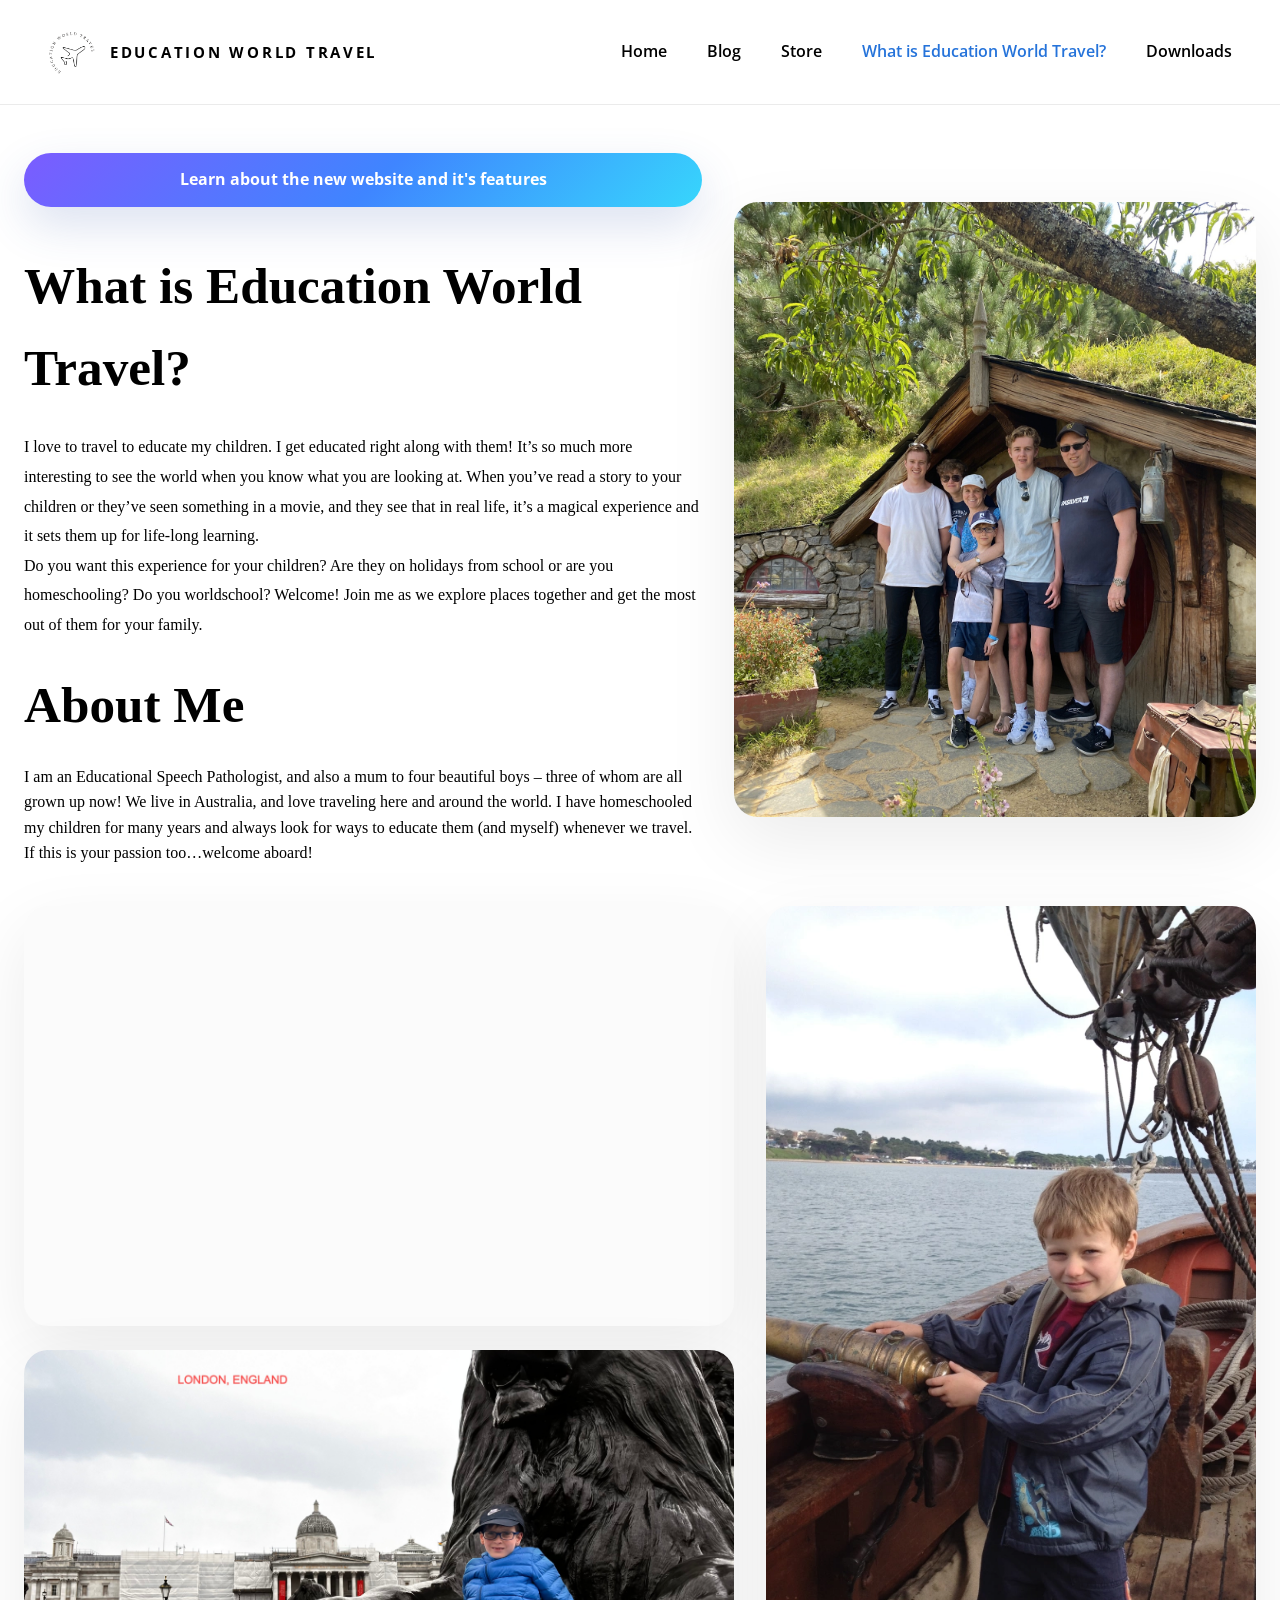
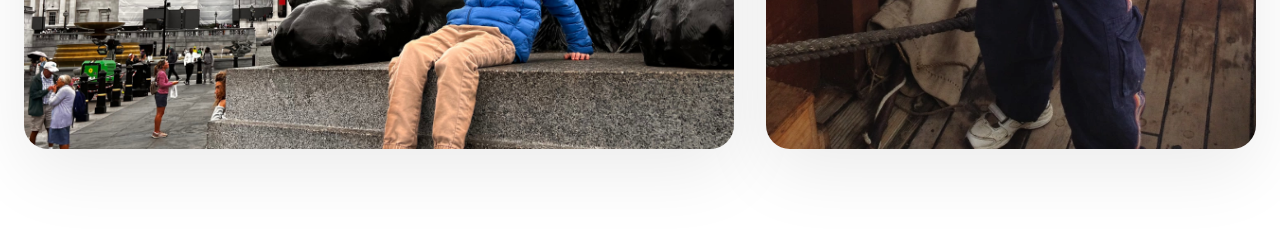
<file: pages/about.html>
<!DOCTYPE html>
<html lang="en">
  <head>
    <meta charset="UTF-8">
    <meta name="viewport" content="width=device-width, initial-scale=1.0">
    <title>What is Education World Travel?</title>
    <link rel="icon" type="image/png" href="../assets/images/favicon.png">
    <link rel="preconnect" href="https://fonts.googleapis.com">
    <link rel="preconnect" href="https://fonts.gstatic.com" crossorigin>
    <link href="https://fonts.googleapis.com/css2?family=Open+Sans:wght@400;500;600;700&display=swap" rel="stylesheet">
    <link rel="stylesheet" href="../css/main.css">
  </head>
  <body>
    <header class="site-header">
      <div class="header-inner">
        <a class="brand" href="../index.html">
          <img class="brand-logo" src="../assets/images/favicon.png" alt="Education World Travel logo">
          <span class="brand-text">Education World Travel</span>
        </a>
        <button class="nav-toggle" aria-label="Toggle navigation" aria-expanded="false">
          <span></span>
        </button>
        <nav class="site-nav" aria-label="Primary navigation">
          <a class="nav-link" href="../index.html">Home</a>
          <a class="nav-link" href="blog.html">Blog</a>
          <a class="nav-link" href="store.html">Store</a>
          <a class="nav-link active" href="about.html">What is Education World Travel?</a>
          <a class="nav-link" href="downloads.html">Downloads</a>
        </nav>
      </div>
    </header>
    <main class="page-about">
      <section class="page-intro">
        <div class="page-copy">
          <a class="page-action-button" href="whats-new.html">Learn about the new website and it's features</a>
          <h1 class="page-intro-title">What is Education World Travel?</h1>
          <div class="page-copy-text">
            <p>I love to travel to educate my children. I get educated right along with them! It’s so much more interesting to see the world when you know what you are looking at. When you’ve read a story to your children or they’ve seen something in a movie, and they see that in real life, it’s a magical experience and it sets them up for life-long learning.</p>
            <p>Do you want this experience for your children? Are they on holidays from school or are you homeschooling? Do you worldschool? Welcome! Join me as we explore places together and get the most out of them for your family.</p>
          </div>
          <div class="page-about-copy">
            <h2>About Me</h2>
            <p>I am an Educational Speech Pathologist, and also a mum to four beautiful boys – three of whom are all grown up now! We live in Australia, and love traveling here and around the world. I have homeschooled my children for many years and always look for ways to educate them (and myself) whenever we travel. If this is your passion too…welcome aboard!</p>
          </div>
        </div>
        <div class="page-image page-image--hero">
          <img src="../assets/about/1.png" alt="Greenery and hobbit house">
        </div>
      </section>
      <section class="page-grid">
        <div class="page-stack">
          <div class="page-media page-media--video">
            <video autoplay muted loop playsinline>
              <source src="../assets/about/slideshow.mp4" type="video/mp4">
            </video>
          </div>
          <div class="page-media page-media--image">
            <img src="../assets/about/3.jpg" alt="Family travel scene">
          </div>
        </div>
        <div class="page-image page-image--tall">
          <img src="../assets/about/2.webp" alt="Boat on the sea">
        </div>
      </section>
    </main>
    <script src="../js/main.js"></script>
  </body>
</html>
</file>
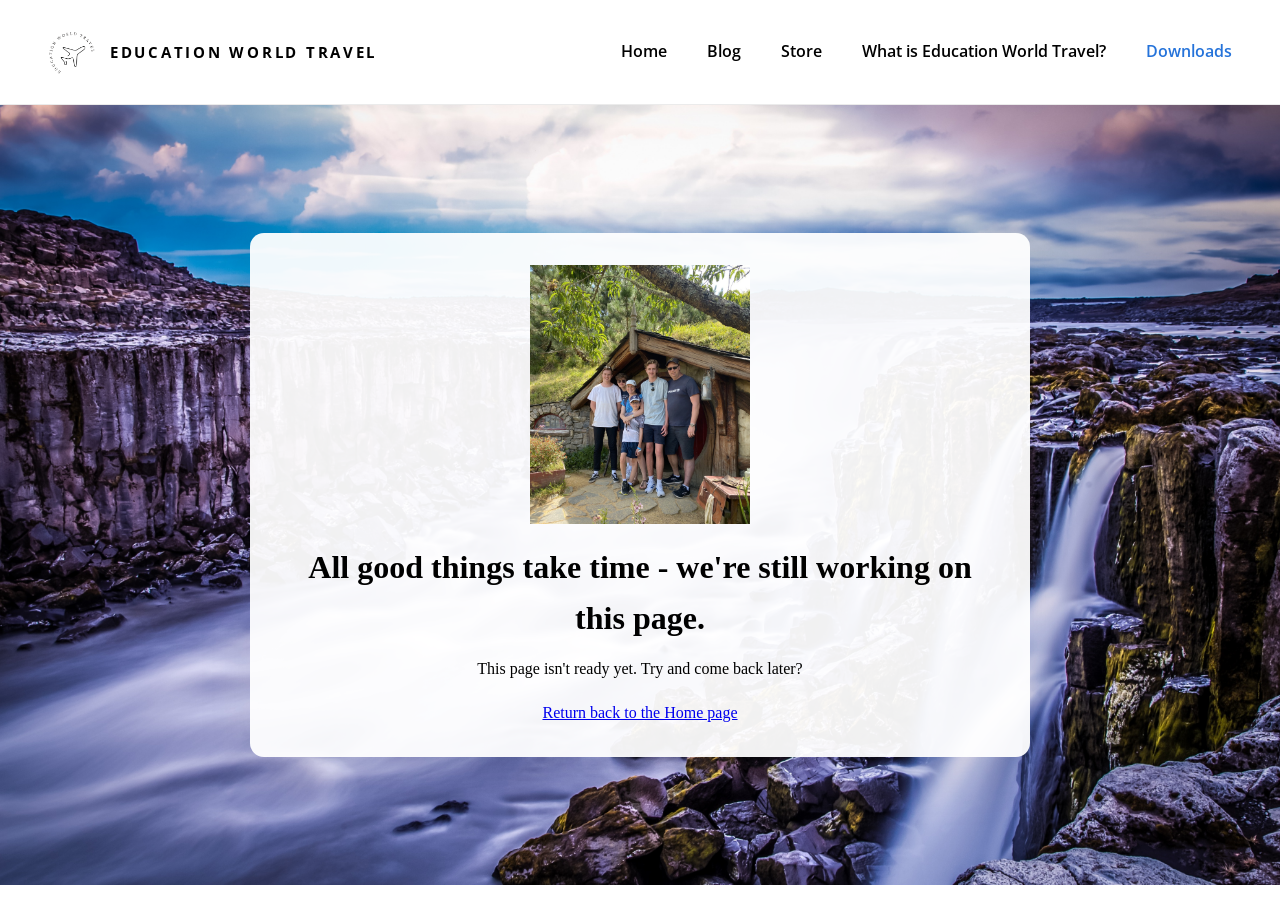
<file: pages/downloads.html>
<!DOCTYPE html>
<html lang="en">
  <head>
    <meta charset="UTF-8">
    <meta name="viewport" content="width=device-width, initial-scale=1.0">
    <title>Downloads — Education World Travel</title>
    <link rel="icon" type="image/png" href="../assets/images/favicon.png">
    <link rel="preconnect" href="https://fonts.googleapis.com">
    <link rel="preconnect" href="https://fonts.gstatic.com" crossorigin>
    <link href="https://fonts.googleapis.com/css2?family=Open+Sans:wght@400;500;600;700&display=swap" rel="stylesheet">
    <link rel="stylesheet" href="../css/main.css">
    <style>
      .placeholder {
        min-height: calc(100vh - 120px);
        display: grid;
        align-items: center;
        justify-items: center;
        text-align: center;
        padding: 48px 24px;
        background-image: url('../assets/404/bg.jpg');
        background-size: cover;
        background-position: center;
      }

      .placeholder-card {
        background: rgba(255,255,255,0.94);
        padding: 32px;
        border-radius: 14px;
        max-width: 780px;
        box-shadow: 0 20px 60px rgba(0,0,0,0.08);
      }

      .placeholder-card img { max-width: 220px; margin: 0 auto 18px; display:block }

      .placeholder-card h1 { font-family: "Times New Roman", Times, serif; margin-bottom: 12px }

      .placeholder-card p { margin-bottom: 18px }

      .placeholder-card .return-btn { display:inline-block }
    </style>
  </head>
  <body>
    <header class="site-header">
      <div class="header-inner">
        <a class="brand" href="../index.html">
          <img class="brand-logo" src="../assets/images/favicon.png" alt="Education World Travel logo">
          <span class="brand-text">Education World Travel</span>
        </a>
        <button class="nav-toggle" aria-label="Toggle navigation" aria-expanded="false"><span></span></button>
        <nav class="site-nav" aria-label="Primary navigation">
          <a class="nav-link" href="../index.html">Home</a>
          <a class="nav-link" href="blog.html">Blog</a>
          <a class="nav-link" href="store.html">Store</a>
          <a class="nav-link active" href="downloads.html">What is Education World Travel?</a>
          <a class="nav-link" href="downloads.html">Downloads</a>
        </nav>
      </div>
    </header>

    <main class="placeholder">
      <div class="placeholder-card">
        <img src="../assets/404/img.png" alt="Placeholder image">
        <h1>All good things take time - we're still working on this page.</h1>
        <p>This page isn't ready yet. Try and come back later?</p>
        <a class="filter-button return-btn" href="../index.html">Return back to the Home page</a>
      </div>
    </main>

    <script src="../js/main.js"></script>
  </body>
</html>
</file>
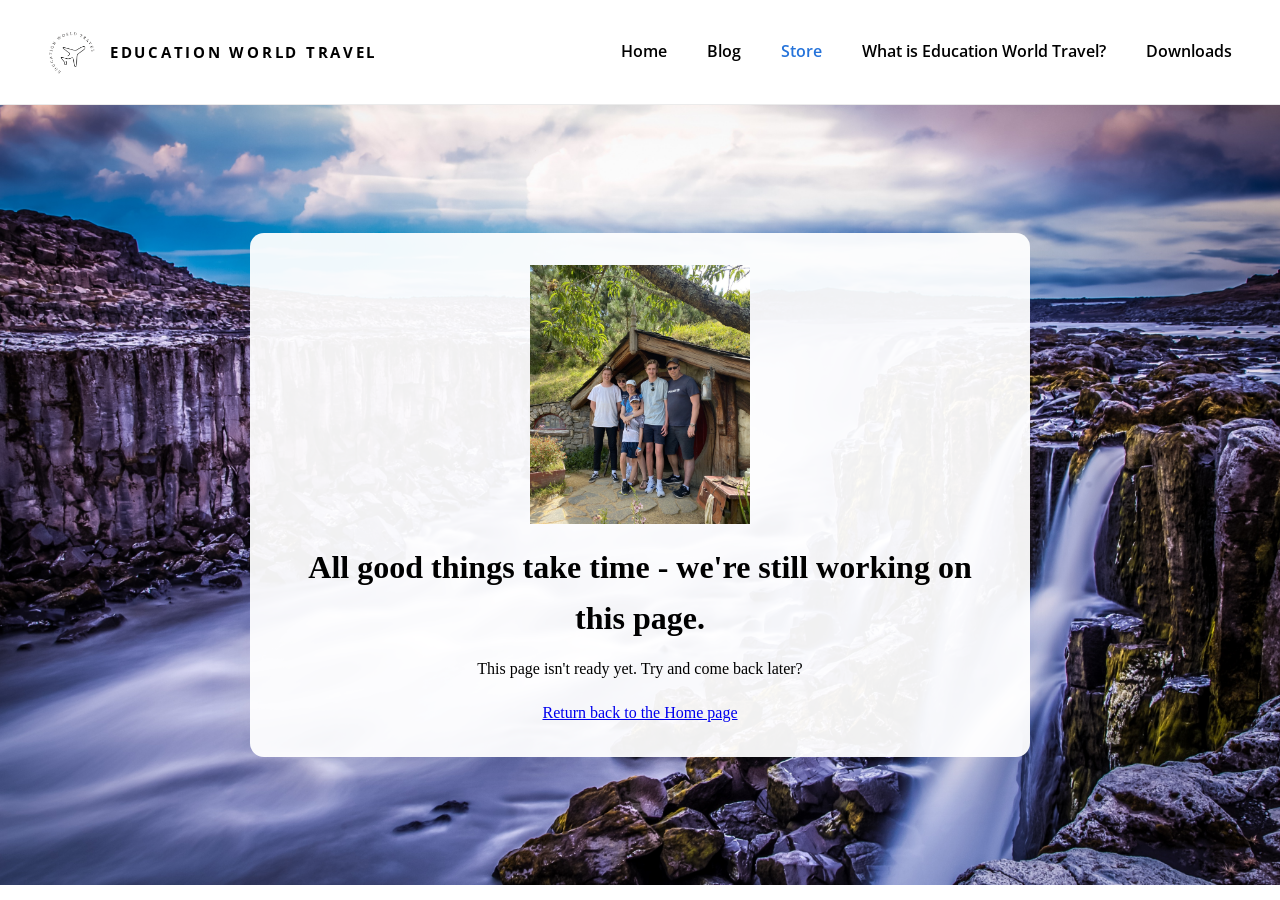
<file: pages/store.html>
<!DOCTYPE html>
<html lang="en">
  <head>
    <meta charset="UTF-8">
    <meta name="viewport" content="width=device-width, initial-scale=1.0">
    <title>Store — Education World Travel</title>
    <link rel="icon" type="image/png" href="../assets/images/favicon.png">
    <link rel="preconnect" href="https://fonts.googleapis.com">
    <link rel="preconnect" href="https://fonts.gstatic.com" crossorigin>
    <link href="https://fonts.googleapis.com/css2?family=Open+Sans:wght@400;500;600;700&display=swap" rel="stylesheet">
    <link rel="stylesheet" href="../css/main.css">
    <style>
      .placeholder {
        min-height: calc(100vh - 120px);
        display: grid;
        align-items: center;
        justify-items: center;
        text-align: center;
        padding: 48px 24px;
        background-image: url('../assets/404/bg.jpg');
        background-size: cover;
        background-position: center;
      }

      .placeholder-card {
        background: rgba(255,255,255,0.94);
        padding: 32px;
        border-radius: 14px;
        max-width: 780px;
        box-shadow: 0 20px 60px rgba(0,0,0,0.08);
      }

      .placeholder-card img { max-width: 220px; margin: 0 auto 18px; display:block }

      .placeholder-card h1 { font-family: "Times New Roman", Times, serif; margin-bottom: 12px }

      .placeholder-card p { margin-bottom: 18px }

      .placeholder-card .return-btn { display:inline-block }
    </style>
  </head>
  <body>
    <header class="site-header">
      <div class="header-inner">
        <a class="brand" href="../index.html">
          <img class="brand-logo" src="../assets/images/favicon.png" alt="Education World Travel logo">
          <span class="brand-text">Education World Travel</span>
        </a>
        <button class="nav-toggle" aria-label="Toggle navigation" aria-expanded="false"><span></span></button>
        <nav class="site-nav" aria-label="Primary navigation">
          <a class="nav-link" href="../index.html">Home</a>
          <a class="nav-link" href="blog.html">Blog</a>
          <a class="nav-link active" href="store.html">Store</a>
          <a class="nav-link" href="about.html">What is Education World Travel?</a>
          <a class="nav-link" href="downloads.html">Downloads</a>
        </nav>
      </div>
    </header>

    <main class="placeholder">
      <div class="placeholder-card">
        <img src="../assets/404/img.png" alt="Placeholder image">
        <h1>All good things take time - we're still working on this page.</h1>
        <p>This page isn't ready yet. Try and come back later?</p>
        <a class="filter-button return-btn" href="../index.html">Return back to the Home page</a>
      </div>
    </main>

    <script src="../js/main.js"></script>
  </body>
</html>
</file>
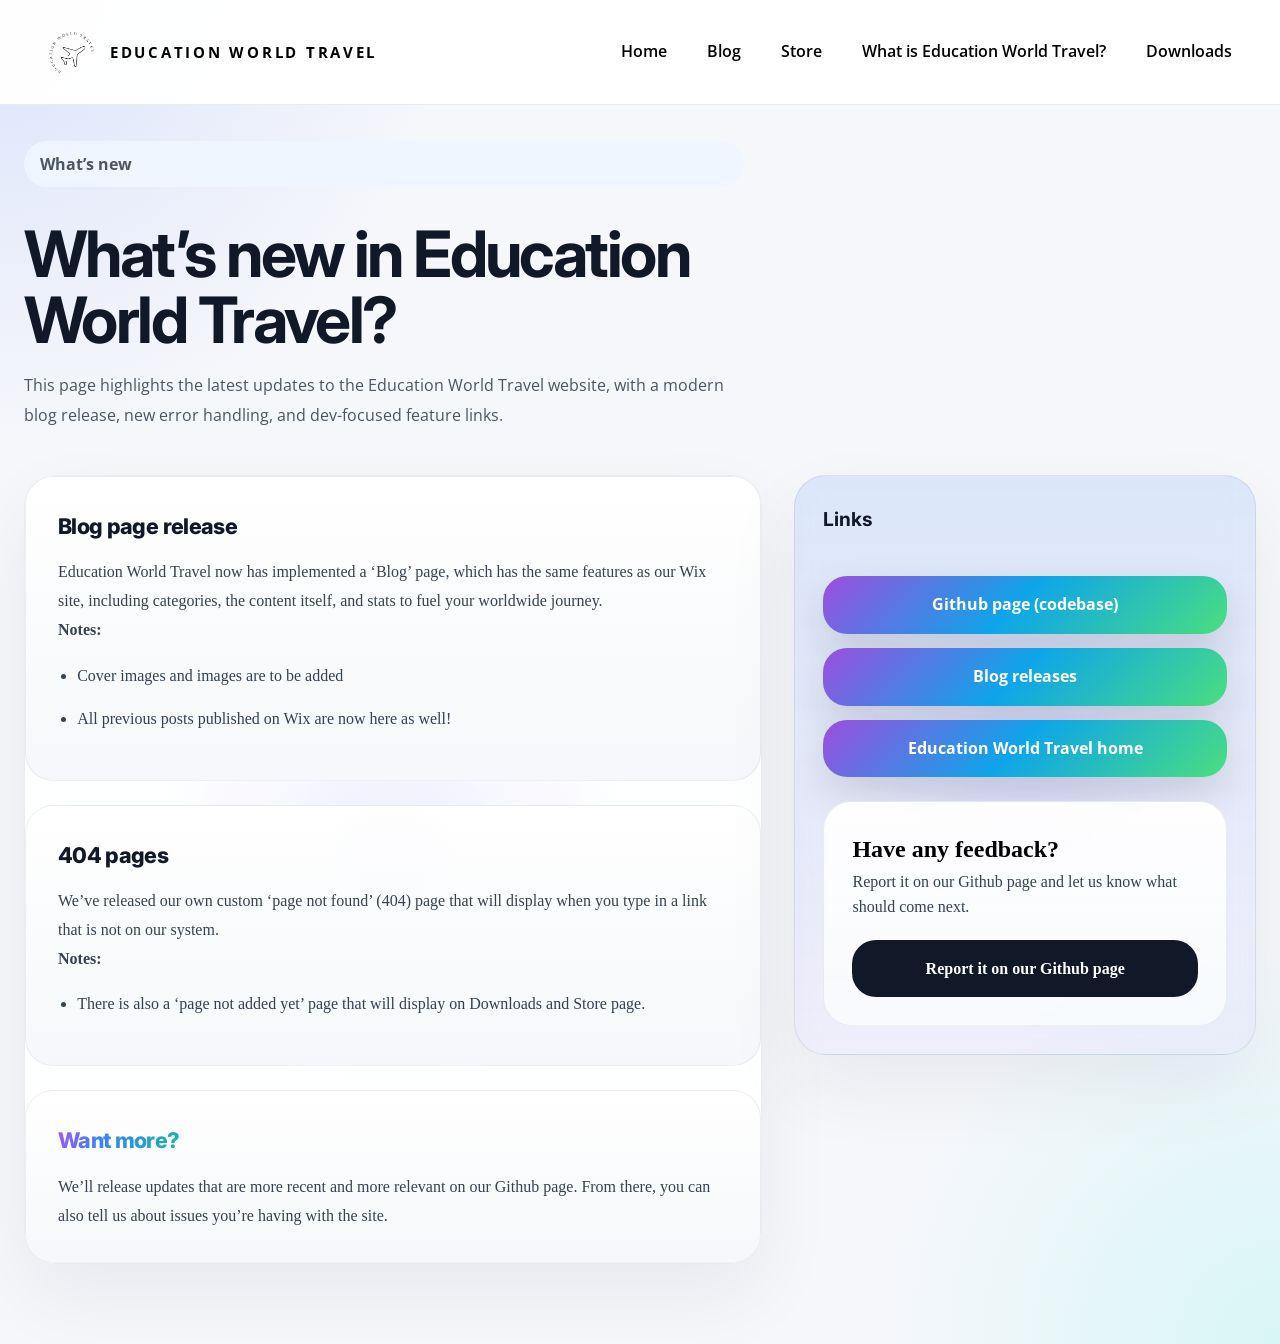
<file: pages/whats-new.html>
<!DOCTYPE html>
<html lang="en">
  <head>
    <meta charset="UTF-8">
    <meta name="viewport" content="width=device-width, initial-scale=1.0">
    <title>What’s new — Education World Travel</title>
    <link rel="icon" type="image/png" href="../assets/images/favicon.png">
    <link rel="preconnect" href="https://fonts.googleapis.com">
    <link rel="preconnect" href="https://fonts.gstatic.com" crossorigin>
    <link href="https://fonts.googleapis.com/css2?family=Inter:wght@400;500;600;700;800&family=Open+Sans:wght@400;500;600;700&display=swap" rel="stylesheet">
    <link rel="stylesheet" href="../css/main.css">
    <style>
      body {
        background: radial-gradient(circle at top left, rgba(101, 141, 255, 0.18), transparent 24%),
                    radial-gradient(circle at bottom right, rgba(78, 239, 220, 0.18), transparent 22%),
                    #f6f7fb;
      }

      .whats-new-page {
        max-width: 1400px;
        margin: 0 auto;
        padding: 36px 24px 80px;
      }

      .whats-new-hero {
        display: grid;
        gap: 18px;
        margin-bottom: 44px;
      }

      .whats-new-hero h1 {
        font-family: 'Inter', sans-serif;
        font-size: clamp(3.2rem, 5vw, 4.8rem);
        line-height: 1.02;
        letter-spacing: -0.04em;
        color: #111827;
        max-width: 820px;
        animation: fadeInUp 0.9s ease both;
      }

      .whats-new-hero p {
        max-width: 720px;
        font-family: 'Open Sans', sans-serif;
        font-size: 1rem;
        line-height: 1.9;
        color: #4b5563;
        animation: fadeInUp 1s ease both;
        animation-delay: 0.08s;
      }

      .whats-new-grid {
        display: grid;
        gap: 32px;
        grid-template-columns: minmax(0, 1.6fr) minmax(320px, 1fr);
        align-items: start;
      }

      .feature-card,
      .side-panel {
        background: rgba(255,255,255,0.9);
        border: 1px solid rgba(15, 23, 42, 0.08);
        border-radius: 32px;
        box-shadow: 0 32px 80px rgba(15, 23, 42, 0.06);
        position: relative;
        overflow: hidden;
        backdrop-filter: blur(16px);
      }

      .feature-card::before,
      .side-panel::before {
        content: '';
        position: absolute;
        inset: -30px;
        background: radial-gradient(circle, rgba(99, 102, 241, 0.12), transparent 42%);
        opacity: 0.85;
        transform: translateY(-20px);
        pointer-events: none;
      }

      .feature-card > *,
      .side-panel > * {
        position: relative;
        z-index: 1;
      }

      .feature-stack {
        display: grid;
        gap: 24px;
      }

      .feature-block {
        padding: 32px;
        border-radius: 28px;
        background: linear-gradient(180deg, rgba(255,255,255,0.95), rgba(245,247,250,0.95));
        border: 1px solid rgba(148, 163, 184, 0.16);
        transition: transform 280ms ease, box-shadow 280ms ease, border-color 280ms ease;
        animation: float 6s ease-in-out infinite alternate;
      }

      .feature-block:nth-child(2) { animation-delay: 0.15s; }
      .feature-block:nth-child(3) { animation-delay: 0.28s; }

      .feature-block:hover {
        transform: translateY(-6px);
        box-shadow: 0 28px 80px rgba(15, 23, 42, 0.16);
        border-color: rgba(59, 130, 246, 0.25);
      }

      .feature-title {
        font-family: 'Inter', sans-serif;
        font-size: 1.35rem;
        font-weight: 800;
        margin-bottom: 14px;
        color: #111827;
        letter-spacing: -0.03em;
      }

      .feature-copy,
      .feature-copy p {
        color: #374151;
        line-height: 1.82;
      }

      .feature-copy ul {
        margin: 16px 0 0;
        padding-left: 1.2rem;
        color: #334155;
      }

      .feature-copy li {
        margin-bottom: 0.9rem;
      }

      .feature-tag {
        display: inline-flex;
        align-items: center;
        padding: 8px 16px;
        border-radius: 999px;
        background: #eff6ff;
        color: #1d4ed8;
        font-family: 'Inter', sans-serif;
        font-weight: 700;
        font-size: 0.9rem;
        margin-bottom: 16px;
      }

      .side-panel {
        display: grid;
        gap: 24px;
        padding: 28px;
        background: linear-gradient(180deg, rgba(59, 130, 246, 0.14), rgba(139, 92, 246, 0.06));
      }

      .panel-heading {
        display: flex;
        align-items: center;
        justify-content: space-between;
        gap: 16px;
        margin-bottom: 18px;
      }

      .panel-heading h2 {
        font-family: 'Inter', sans-serif;
        font-size: 1.2rem;
        margin: 0;
        color: #111827;
      }

      .link-block {
        display: grid;
        gap: 14px;
      }

      .link-button {
        display: inline-flex;
        align-items: center;
        justify-content: center;
        width: 100%;
        padding: 16px 18px;
        border-radius: 24px;
        background: linear-gradient(135deg, #9d4edd, #0ea5e9 48%, #4ade80);
        color: white;
        text-decoration: none;
        font-weight: 700;
        font-family: 'Open Sans', sans-serif;
        box-shadow: 0 18px 40px rgba(15, 23, 42, 0.14);
        transition: transform 220ms ease, box-shadow 220ms ease;
      }

      .link-button:hover,
      .link-button:focus-visible {
        transform: translateY(-2px);
        box-shadow: 0 22px 48px rgba(15, 23, 42, 0.18);
      }

      .feedback-card {
        padding: 28px;
        border-radius: 28px;
        background: linear-gradient(180deg, rgba(255,255,255,0.95), rgba(248,250,252,0.9));
        border: 1px solid rgba(148, 163, 184, 0.18);
      }

      .feedback-card p {
        margin-bottom: 20px;
        color: #334155;
      }

      .feedback-card a {
        display: inline-flex;
        align-items: center;
        justify-content: center;
        width: 100%;
        padding: 16px;
        border-radius: 24px;
        background: #111827;
        color: #fff;
        text-decoration: none;
        font-weight: 700;
      }

      .glow-highlight {
        color: #27272a;
        background: linear-gradient(120deg, #a855f7, #3b82f6 35%, #14b8a6);
        -webkit-background-clip: text;
        -webkit-text-fill-color: transparent;
      }

      @media (max-width: 980px) {
        .whats-new-grid {
          grid-template-columns: 1fr;
        }
      }

      @media (max-width: 640px) {
        .whats-new-page {
          padding: 28px 18px 48px;
        }

        .feature-block {
          padding: 24px;
        }

        .side-panel {
          padding: 22px;
        }
      }

      @keyframes fadeInUp {
        from { opacity: 0; transform: translateY(16px); }
        to { opacity: 1; transform: translateY(0); }
      }

      @keyframes float {
        from { transform: translateY(0px); }
        to { transform: translateY(-8px); }
      }
    </style>
  </head>
  <body>
    <header class="site-header">
      <div class="header-inner">
        <a class="brand" href="../index.html">
          <img class="brand-logo" src="../assets/images/favicon.png" alt="Education World Travel logo">
          <span class="brand-text">Education World Travel</span>
        </a>
        <button class="nav-toggle" aria-label="Toggle navigation" aria-expanded="false"><span></span></button>
        <nav class="site-nav" aria-label="Primary navigation">
          <a class="nav-link" href="../index.html">Home</a>
          <a class="nav-link" href="blog.html">Blog</a>
          <a class="nav-link" href="store.html">Store</a>
          <a class="nav-link" href="about.html">What is Education World Travel?</a>
          <a class="nav-link" href="downloads.html">Downloads</a>
        </nav>
      </div>
    </header>
    <main class="whats-new-page">
      <section class="whats-new-hero">
        <p class="feature-tag">What’s new</p>
        <h1>What’s new in Education World Travel?</h1>
        <p>This page highlights the latest updates to the Education World Travel website, with a modern blog release, new error handling, and dev-focused feature links.</p>
      </section>

      <div class="whats-new-grid">
        <div class="feature-card">
          <div class="feature-stack">
            <div class="feature-block">
              <div class="feature-title">Blog page release</div>
              <div class="feature-copy">
                <p>Education World Travel now has implemented a ‘Blog’ page, which has the same features as our Wix site, including categories, the content itself, and stats to fuel your worldwide journey.</p>
                <p><strong>Notes:</strong></p>
                <ul>
                  <li>Cover images and images are to be added</li>
                  <li>All previous posts published on Wix are now here as well!</li>
                </ul>
              </div>
            </div>

            <div class="feature-block">
              <div class="feature-title">404 pages</div>
              <div class="feature-copy">
                <p>We’ve released our own custom ‘page not found’ (404) page that will display when you type in a link that is not on our system.</p>
                <p><strong>Notes:</strong></p>
                <ul>
                  <li>There is also a ‘page not added yet’ page that will display on Downloads and Store page.</li>
                </ul>
              </div>
            </div>

            <div class="feature-block">
              <div class="feature-title"><span class="glow-highlight">Want more?</span></div>
              <div class="feature-copy">
                <p>We’ll release updates that are more recent and more relevant on our Github page. From there, you can also tell us about issues you’re having with the site.</p>
              </div>
            </div>
          </div>
        </div>

        <aside class="side-panel">
          <div class="panel-heading">
            <h2>Links</h2>
          </div>
          <div class="link-block">
            <a class="link-button" href="https://github.com/andomatthew1234/Education-world-travel" target="_blank" rel="noreferrer">Github page (codebase)</a>
            <a class="link-button" href="blog.html">Blog releases</a>
            <a class="link-button" href="../index.html">Education World Travel home</a>
          </div>

          <div class="feedback-card">
            <h2>Have any feedback?</h2>
            <p>Report it on our Github page and let us know what should come next.</p>
            <a href="https://github.com/andomatthew1234/Education-world-travel/issues" target="_blank" rel="noreferrer">Report it on our Github page</a>
          </div>
        </aside>
      </div>
    </main>
    <script src="../js/main.js"></script>
  </body>
</html>
</file>
<file: css/main.css>
:root {
  --bg: #ffffff;
  --text: #000000;
  --accent: #2573DA;
  --header-bg: rgba(255, 255, 255, 0.96);
  --surface: #ffffff;
  --surface-soft: #fbfbfb;
  --card-border: rgba(0, 0, 0, 0.08);
  --shadow: rgba(0, 0, 0, 0.08);
  --header-padding-vertical: 28px;
  --header-padding-horizontal: 48px;
  --max-width: 1280px;
}

* {
  box-sizing: border-box;
  margin: 0;
  padding: 0;
}

.sr-only {
  position: absolute;
  width: 1px;
  height: 1px;
  padding: 0;
  margin: -1px;
  overflow: hidden;
  clip: rect(0, 0, 0, 0);
  white-space: nowrap;
  border: 0;
}

html {
  scroll-behavior: smooth;
}

body {
  font-family: "Times New Roman", Times, serif;
  background: var(--bg);
  color: var(--text);
  line-height: 1.6;
}

body > * {
  position: relative;
}

.site-header {
  background: var(--header-bg);
  border-bottom: 1px solid var(--card-border);
  position: sticky;
  top: 0;
  z-index: 20;
}

.header-inner {
  max-width: var(--max-width);
  margin: 0 auto;
  padding: var(--header-padding-vertical) var(--header-padding-horizontal);
  display: flex;
  align-items: center;
  justify-content: space-between;
  gap: 40px;
}

.brand {
  display: inline-flex;
  align-items: center;
  gap: 14px;
  text-decoration: none;
  color: inherit;
}

.brand-logo {
  width: 48px;
  height: 48px;
  border-radius: 14px;
  object-fit: cover;
}

.brand-text {
  font-family: 'Open Sans', sans-serif;
  font-size: 0.95rem;
  font-weight: 700;
  letter-spacing: 0.18em;
  text-transform: uppercase;
}

.site-nav {
  display: flex;
  flex-wrap: wrap;
  align-items: center;
  gap: 40px;
}

.nav-toggle {
  display: none;
  appearance: none;
  border: none;
  background: rgba(255,255,255,0.14);
  color: inherit;
  width: 48px;
  height: 48px;
  padding: 0;
  cursor: pointer;
  align-items: center;
  justify-content: center;
  border-radius: 14px;
  transition: transform 180ms ease, background-color 180ms ease, box-shadow 180ms ease;
}

.nav-toggle:hover {
  transform: translateY(-1px);
  background: rgba(255,255,255,0.26);
}

.nav-toggle span,
.nav-toggle span::before,
.nav-toggle span::after {
  display: block;
  content: '';
  width: 22px;
  height: 2px;
  background: currentColor;
  border-radius: 999px;
}

.nav-toggle span {
  position: relative;
}

.nav-toggle span::before {
  position: absolute;
  top: -7px;
}

.nav-toggle span::after {
  position: absolute;
  top: 7px;
}

.nav-toggle[aria-expanded="true"] span {
  background: transparent;
}

.nav-toggle[aria-expanded="true"] span::before {
  transform: rotate(45deg) translate(2px, 2px);
}

.nav-toggle[aria-expanded="true"] span::after {
  transform: rotate(-45deg) translate(2px, -2px);
}

.nav-link {
  color: var(--text);
  text-decoration: none;
  font-family: 'Open Sans', sans-serif;
  font-size: 1rem;
  font-weight: 600;
  transition: color 180ms ease;
}

.nav-link:hover,
.nav-link:focus {
  color: var(--accent);
}

.nav-link.active {
  color: var(--accent);
}

.hero {
  position: relative;
  min-height: 88vh;
  overflow: hidden;
  display: flex;
  align-items: center;
  justify-content: center;
}

.hero-video,
.hero-overlay {
  position: absolute;
  inset: 0;
  width: 100%;
  height: 100%;
}

.hero-video {
  object-fit: cover;
  filter: brightness(0.88);
}

.hero-overlay {
  background: linear-gradient(180deg, rgba(0, 0, 0, 0.05) 0%, rgba(0, 0, 0, 0.25) 50%, rgba(0, 0, 0, 0.45) 100%);
}

.hero-tagline {
  position: absolute;
  right: 5%;
  top: 12%;
  z-index: 2;
  display: flex;
  flex-direction: column;
  gap: 0.55rem;
  text-align: right;
  color: #ffffff;
  font-family: 'Open Sans', sans-serif;
  font-size: clamp(0.9rem, 1.1vw, 1.3rem);
  font-weight: 700;
  letter-spacing: 0.12em;
  text-transform: uppercase;
  line-height: 1.25;
}

.hero-copy {
  position: relative;
  z-index: 2;
  width: min(100%, 1100px);
  padding: 0 24px;
  text-align: center;
}

.hero-copy h1 {
  font-family: "Times New Roman", Times, serif;
  font-size: clamp(3.2rem, 8vw, 7.5rem);
  line-height: 0.95;
  color: #ffffff;
  text-shadow: 0 20px 50px rgba(0, 0, 0, 0.3);
  margin: 0;
}

@media (max-width: 920px) {
  .header-inner {
    padding: 20px 24px;
    flex-direction: row;
    justify-content: space-between;
  }

  .site-nav {
    gap: 20px;
  }

  .hero-tagline {
    top: 60px;
    right: 24px;
    font-size: 0.85rem;
  }
}

@media (max-width: 768px) {
  .site-nav {
    display: none;
    position: absolute;
    top: calc(100% + 10px);
    right: 24px;
    width: min(320px, calc(100% - 48px));
    background: rgba(255, 255, 255, 0.98);
    border-radius: 24px;
    flex-direction: column;
    gap: 16px;
    padding: 20px;
    box-shadow: 0 25px 70px rgba(0, 0, 0, 0.12);
    z-index: 30;
  }

  .site-nav.open {
    display: flex;
  }

  .nav-toggle {
    display: inline-flex;
  }

  .nav-link {
    display: block;
    width: 100%;
  }

  .hero-tagline {
    position: relative;
    right: auto;
    top: auto;
    text-align: center;
    margin-bottom: 2rem;
    font-size: 0.9rem;
  }

  .hero {
    flex-direction: column;
    padding: 80px 24px;
  }
}

@media (max-width: 640px) {
  .header-inner {
    padding: 20px 20px;
  }

  .brand-text {
    font-size: 0.9rem;
  }

  .nav-link {
    font-size: 0.92rem;
  }

  .hero-copy h1 {
    font-size: clamp(3rem, 12vw, 4.8rem);
  }
}

.page-about {
  max-width: var(--max-width);
  margin: 0 auto;
  padding: 48px 24px 80px;
  display: grid;
  gap: 40px;
}

.page-intro,
.page-grid {
  display: grid;
  gap: 32px;
}

.page-intro {
  grid-template-columns: minmax(0, 1.3fr) minmax(320px, 1fr);
  align-items: center;
}

.page-copy {
  display: flex;
  flex-direction: column;
  gap: 24px;
}

.page-copy .eyebrow {
  color: var(--accent);
  font-family: 'Open Sans', sans-serif;
  font-size: 0.95rem;
  font-weight: 700;
  letter-spacing: 0.16em;
  text-transform: uppercase;
}

.page-intro-title,
.page-about-copy h2 {
  font-family: "Times New Roman", Times, serif;
  font-size: clamp(2.4rem, 5vw, 3.2rem);
  margin: 0;
}

.page-about-copy {
  display: flex;
  flex-direction: column;
  gap: 18px;
}

.page-action-button {
  display: inline-flex;
  align-items: center;
  justify-content: center;
  padding: 14px 22px;
  border-radius: 999px;
  background: linear-gradient(135deg, #7b5cff, #3f85ff 52%, #37d6fc);
  color: white;
  font-family: 'Open Sans', sans-serif;
  font-weight: 700;
  text-decoration: none;
  transition: transform 220ms ease, box-shadow 220ms ease, opacity 220ms ease;
  box-shadow: 0 18px 45px rgba(56, 89, 174, 0.18);
  margin-bottom: 14px;
}

.page-action-button:hover,
.page-action-button:focus-visible {
  transform: translateY(-2px);
  opacity: 0.96;
  box-shadow: 0 24px 55px rgba(56, 89, 174, 0.24);
}

.page-image,
.page-media {
  border-radius: 0;
  overflow: hidden;
  background: #f8f8f8;
  box-shadow: 0 24px 70px rgba(0, 0, 0, 0.08);
}

.page-copy-text p {
  color: var(--text);
  font-size: 1rem;
  line-height: 1.85;
}

.page-image,
.page-media {
  border-radius: 24px;
  overflow: hidden;
  background: var(--surface-soft);
  box-shadow: 0 24px 70px var(--shadow);
}

.page-image img,
.page-media img,
.page-media video {
  width: 100%;
  height: 100%;
  object-fit: cover;
  display: block;
}

.page-image {
  min-height: 400px;
}

.page-image--hero {
  min-height: 520px;
}

.page-grid {
  grid-template-columns: minmax(0, 1.45fr) minmax(0, 1fr);
  align-items: stretch;
}

.page-stack {
  display: grid;
  gap: 24px;
}

.page-media--video {
  min-height: 420px;
}

.page-media--image {
  min-height: 220px;
}

.page-about-me {
  padding: 40px;
  background: var(--surface-soft);
  border-radius: 24px;
  box-shadow: 0 24px 70px var(--shadow);
}

.page-about-me h2 {
  font-family: "Times New Roman", Times, serif;
  font-size: clamp(2.4rem, 5vw, 3.2rem);
  margin-bottom: 18px;
}

.page-about-me p {
  color: var(--text);
  font-size: 1rem;
  line-height: 1.85;
}

@media (max-width: 920px) {
  .page-about {
    padding: 36px 24px 64px;
  }

  .page-intro,
  .page-grid {
    grid-template-columns: 1fr;
  }

  .page-image--hero,
  .page-media--video {
    min-height: 320px;
  }
}

@media (max-width: 640px) {
  .header-inner {
    padding: 18px 18px;
  }

  .page-about {
    padding: 28px 18px 48px;
  }

  .page-copy .eyebrow {
    font-size: 0.88rem;
  }

  .page-copy-text p,
  .page-about-me p {
    font-size: 0.98rem;
  }

  .page-about-me {
    padding: 28px 20px;
  }
}
</file>
